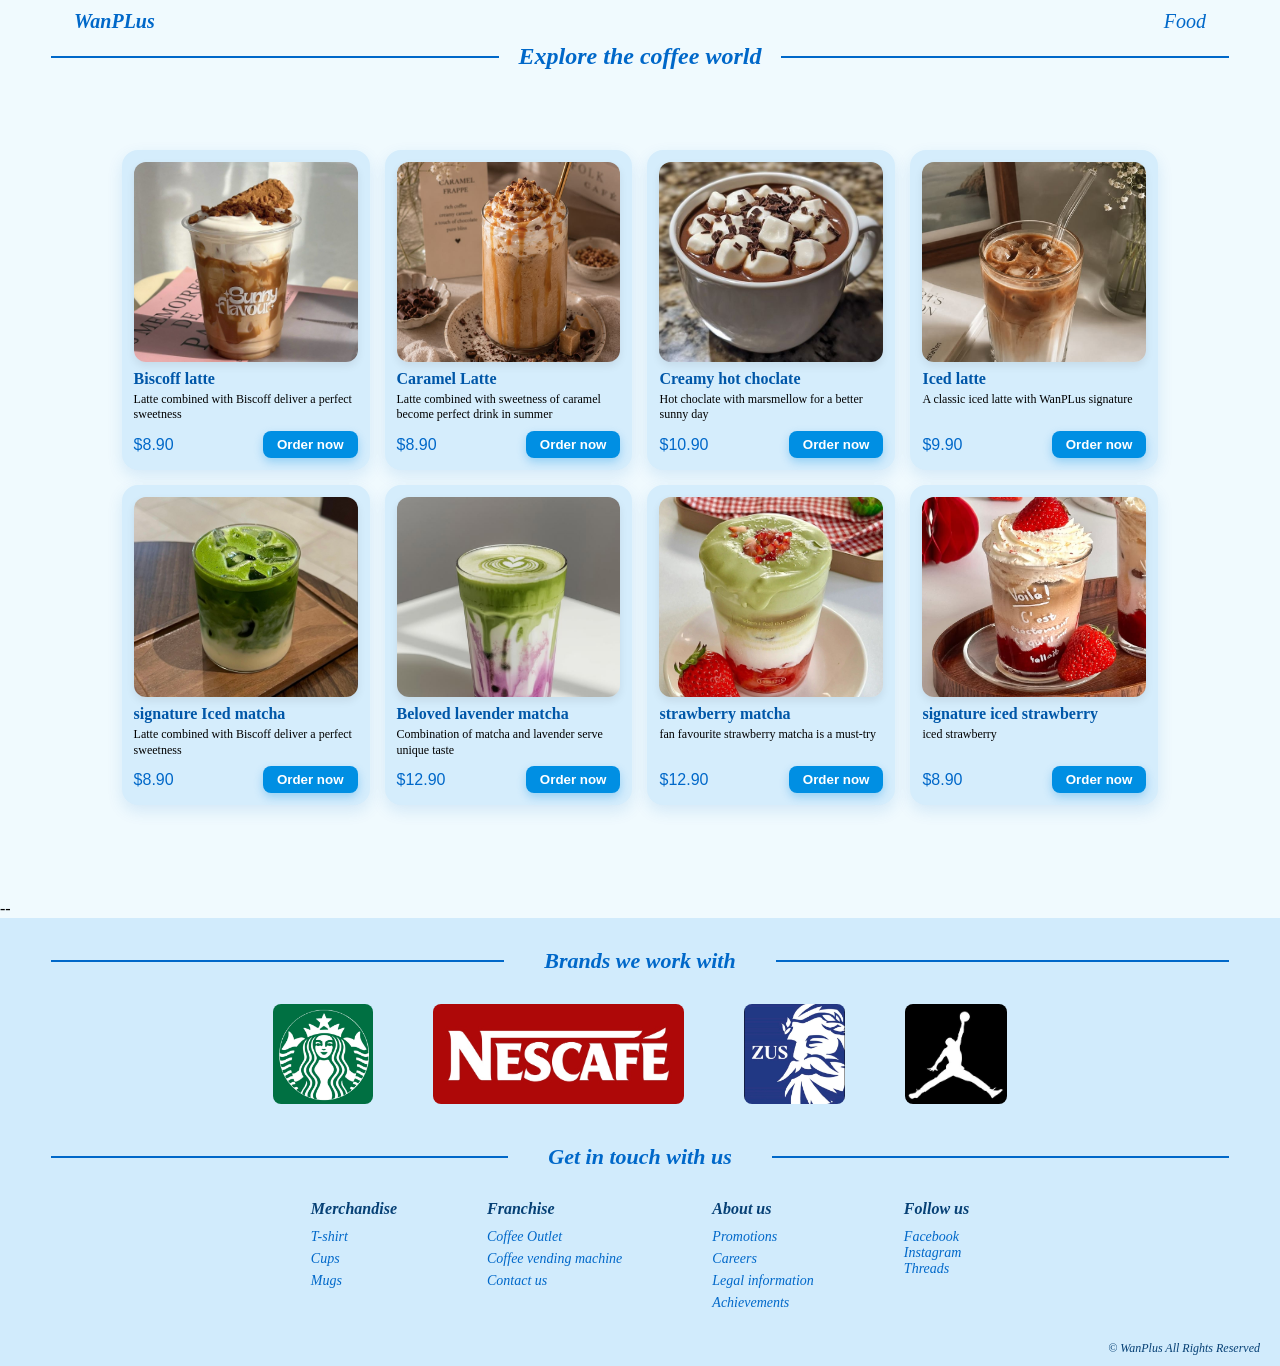
<file: drinks.html>
<!DOCTYPE html>
<html lang="en">
<head>
    <meta charset="UTF-8">
    <meta name="viewport" content="width=device-width, initial-scale=1.0">
    <title>Drinks page</title>
    <link rel="stylesheet" href="style.css">
</head>
<body>
    <!-- !============header=====================-->
    <div class="hero-wrapper">
        <header>
            <div class="container">
                <!-- ?logo area-->
                <div class="logo-area">
                    <a href="index.html">WanPLus</a>
                </div>

                <!-- ?food button-->
                <div class="food-drinks-button">
                    <a href="food.html" class="food/drinks-button">Food</a>
                </div>
            </div>
        </header>
    
        <main>
            <!-- !===============menu header================-->
            <section class="menu-header">
                <div class="container">
                    <h1>Explore the coffee world</h1>
                </div>
            </section>

            <!-- !=============== menu card ================-->
            <section class="menu-section">
                <div class="container">
                    <div class="menu-grid">
                        <!-- ! ================= menu card ==========================-->
                        
                        <!-- *drink 1 -->
                        <article class="menu-card">
                            <img src="images/coffee/biscoff.jpg" alt="biscoff">

                            <!-- ? drink description-->
                            <div class="menu-info">
                                <div class="menu-description">
                                    <h2>Biscoff latte</h2>
                                    <p>Latte combined with Biscoff deliver a perfect sweetness</p>
                                </div>

                                <!-- ? price and order button-->
                                <div class="menu-buttom">
                                    <span class="menu-price">
                                        $8.90
                                    </span>

                                    <button class="order-button">Order now</button>
                                </div>
                            </div>
                        </article>

                        <!-- *drink 2 -->
                        <article class="menu-card">
                            <img src="images/coffee/caramel.jpg" alt="caramel">

                            <!-- ? drink description-->
                            <div class="menu-info">
                                <div class="menu-description">
                                    <h2>Caramel Latte</h2>
                                    <p>Latte combined with sweetness of caramel become perfect drink in summer</p>
                                </div>

                                <!-- ? price and order button-->
                                <div class="menu-buttom">
                                    <span class="menu-price">
                                        $8.90
                                    </span>

                                    <button class="order-button">Order now</button>
                                </div>
                            </div>
                        </article>

                        <!-- *drink 3 -->
                        <article class="menu-card">
                            <img src="images/coffee/hot_choclate.jpg" alt="hot-choclate">

                            <!-- ? drink description-->
                            <div class="menu-info">
                                <div class="menu-description">
                                    <h2>Creamy hot choclate</h2>
                                    <p>Hot choclate with marsmellow for a better sunny day</p>
                                </div>

                                <!-- ? price and order button-->
                                <div class="menu-buttom">
                                    <span class="menu-price">
                                        $10.90
                                    </span>

                                    <button class="order-button">Order now</button>
                                </div>
                            </div>
                        </article>

                        <!-- *drink 4 -->
                        <article class="menu-card">
                            <img src="images/coffee/iced_latte.jpg" alt="iced-latte">

                            <!-- ? drink description-->
                            <div class="menu-info">
                                <div class="menu-description">
                                    <h2>Iced latte</h2>
                                    <p>A classic iced latte with WanPLus signature</p>
                                </div>

                                <!-- ? price and order button-->
                                <div class="menu-buttom">
                                    <span class="menu-price">
                                        $9.90
                                    </span>

                                    <button class="order-button">Order now</button>
                                </div>
                            </div>
                        </article>

                        <!-- *drink 5 -->
                        <article class="menu-card">
                            <img src="images/coffee/matcha.jpg" alt="matcha">

                            <!-- ? drink description-->
                            <div class="menu-info">
                                <div class="menu-description">
                                    <h2>signature Iced matcha</h2>
                                    <p>Latte combined with Biscoff deliver a perfect sweetness</p>
                                </div>

                                <!-- ? price and order button-->
                                <div class="menu-buttom">
                                    <span class="menu-price">
                                        $8.90
                                    </span>

                                    <button class="order-button">Order now</button>
                                </div>
                            </div>
                        </article>

                        <!-- *drink 6 -->
                        <article class="menu-card">
                            <img src="images/coffee/matcha_purple.jpg" alt="matcha lavender">

                            <!-- ? drink description-->
                            <div class="menu-info">
                                <div class="menu-description">
                                    <h2>Beloved lavender matcha</h2>
                                    <p>Combination of matcha and lavender serve unique taste</p>
                                </div>

                                <!-- ? price and order button-->
                                <div class="menu-buttom">
                                    <span class="menu-price">
                                        $12.90
                                    </span>

                                    <button class="order-button">Order now</button>
                                </div>
                            </div>
                        </article>

                        <!-- *drink 7 -->
                        <article class="menu-card">
                            <img src="images/coffee/strawberry_matcha.jpg" alt="strawberry matcha">

                            <!-- ? drink description-->
                            <div class="menu-info">
                                <div class="menu-description">
                                    <h2>strawberry matcha</h2>
                                    <p>fan favourite strawberry matcha is a must-try </p>
                                </div>

                                <!-- ? price and order button-->
                                <div class="menu-buttom">
                                    <span class="menu-price">
                                        $12.90
                                    </span>

                                    <button class="order-button">Order now</button>
                                </div>
                            </div>
                        </article>

                        <!-- *drink 8 -->
                        <article class="menu-card">
                            <img src="images/coffee/strawberry.jpg" alt="strawberry">

                            <!-- ? drink description-->
                            <div class="menu-info">
                                <div class="menu-description">
                                    <h2>signature iced strawberry</h2>
                                    <p>iced strawberry </p>
                                </div>

                                <!-- ? price and order button-->
                                <div class="menu-buttom">
                                    <span class="menu-price">
                                        $8.90
                                    </span>

                                    <button class="order-button">Order now</button>
                                </div>
                            </div>
                        </article>
                        <!-- !==================== end of drink card =========================-->
                    </div>
                </div>
            </section>
        </main>
    </div>
    --
    

    <!-- !=================== footer ====================================-->
    <footer>
        <!-- !brand section-->
        <section class="brand-section">
            <div class="section-title">
                <span class="line"></span>
                <h2>Brands we work with</h2>

                <span class="line"></span>
            </div>

            <div class="container">
                <div class="brand-list">
                    <img src="images/brands/starbuck.png" alt="starbuck">
                    <img src="images/brands/nescafe.jpg" alt="nescafe">
                    <img src="images/brands/zus.jpg" alt="zus">
                    <img src="images/brands/jordan.png" alt="Nike Jordan">
                </div>
            </div>
        </section>

        <!-- !contact section-->
        <section class="contact-section">
            <div class="section-title">
                <span class="line"></span>
                <h2>Get in touch with us</h2>
                <span class="line"></span>
            </div>

            <!-- !footer detail -->
            <div class="container">
                <div class="footer-content">
                    <div class="footer-collumn">
                        <h3>Merchandise</h3>
                        <a href="#">T-shirt</a>
                        <a href="#">Cups</a>
                        <a href="#">Mugs</a>
                    </div>

                    <div class="footer-collumn">
                        <h3>Franchise</h3>
                        <a href="#">Coffee Outlet</a>
                        <a href="#">Coffee vending machine</a>
                        <a href="#">Contact us</a>
                    </div>

                    <div class="footer-collumn">
                        <h3>About us</h3>
                        <a href="#">Promotions</a>
                        <a href="#">Careers</a>
                        <a href="#">Legal information</a>
                        <a href="#">Achievements</a>
                    </div>

                    <div class="footer-collumn">
                        <h3>Follow us</h3>
                        <div class="social-links">
                            <a href="#">Facebook</a>
                            <a href="#">Instagram</a>
                            <a href="#">Threads</a>
                        </div>
                    </div>
                </div>
            </div>

            <!-- !====================== copyright ======================-->
            <div class="copyright">
                <p>© WanPlus All Rights Reserved</p>
            </div>
        </section>
    </footer>
</body>
</html>
</file>
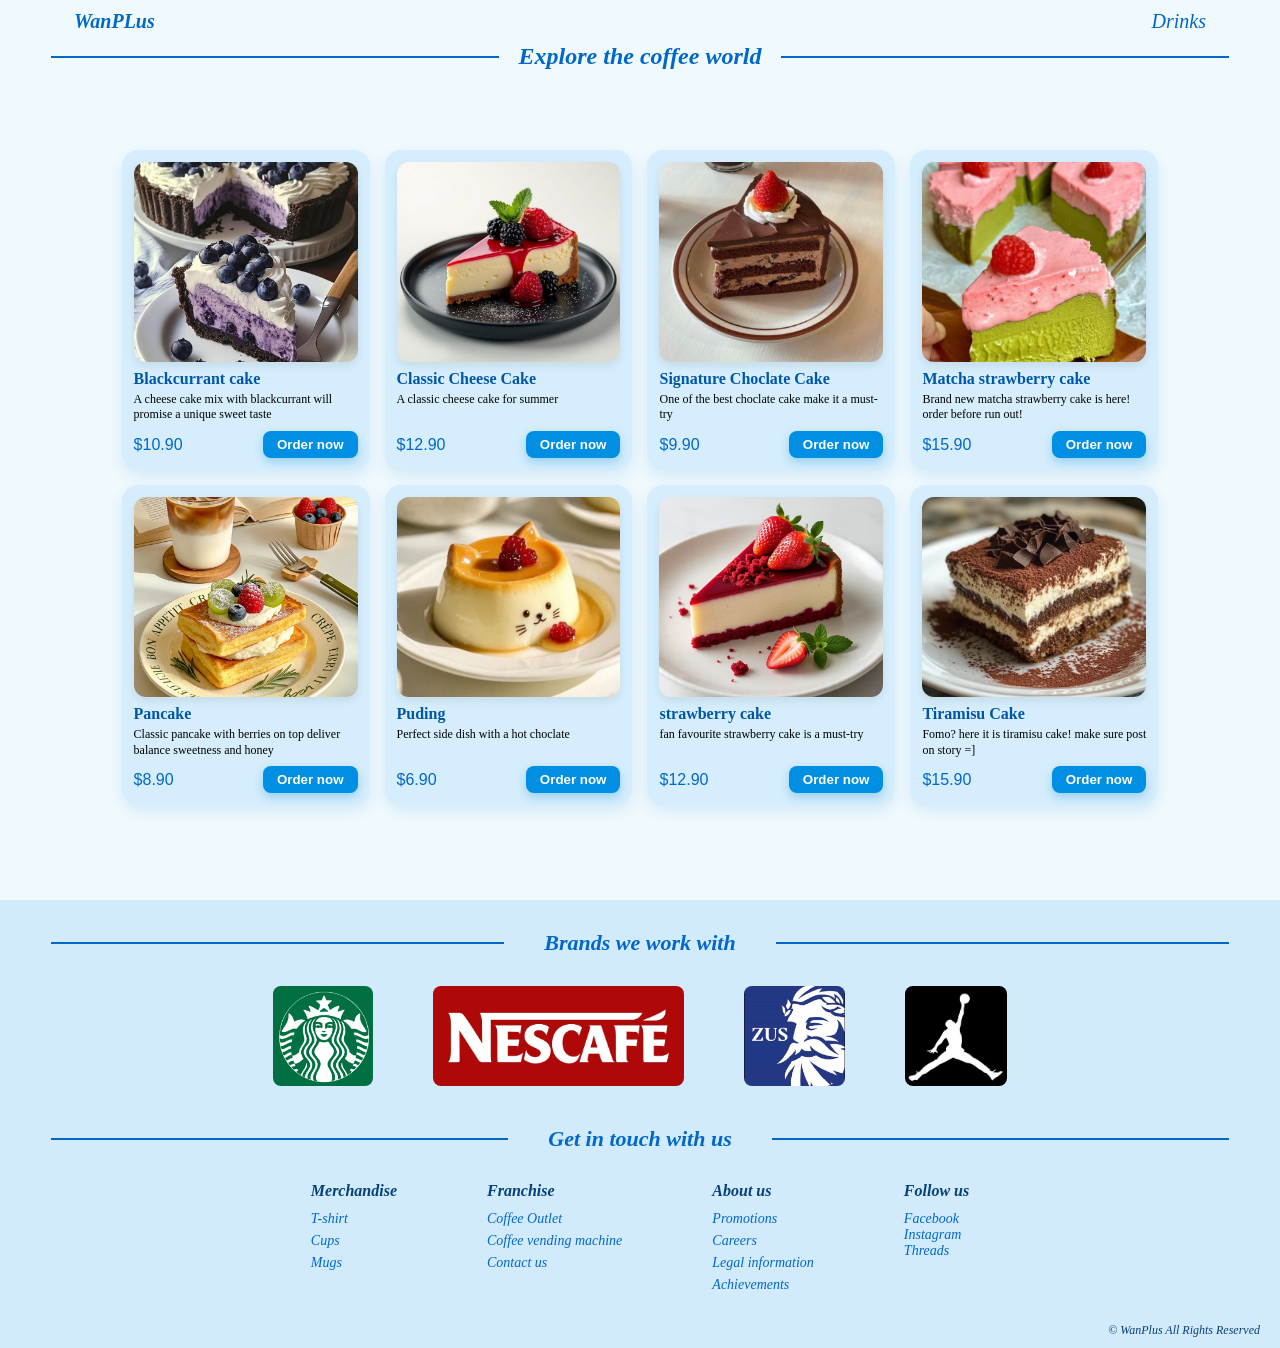
<file: food.html>
<!DOCTYPE html>
<html lang="en">
<head>
    <meta charset="UTF-8">
    <meta name="viewport" content="width=device-width, initial-scale=1.0">
    <title>food page</title>
    <link rel="stylesheet" href="style.css">
</head>
<body>
    <!-- !============header=====================-->
    <div class="hero-wrapper">
        <header>
        <div class="container">
            <!-- ?logo area-->
            <div class="logo-area">
                <a href="index.html">WanPLus</a>
            </div>

            <!-- ?drinks button-->
            <div class="food-drinks-button">
                <a href="drinks.html" class="food/drinks-button">Drinks</a>
            </div>
        </div>
        </header>
    
        <main>
            <!-- !===============menu header================-->
            <section class="menu-header">
                <div class="container">
                    <h1>Explore the coffee world</h1>
                </div>
            </section>

            <!-- !=============== menu card ================-->
            <section class="menu-section">
                <div class="container">
                    <div class="menu-grid">
                        <!-- ! ================= menu card ==========================-->
                        
                        <!-- *food 1 -->
                        <article class="menu-card">
                            <img src="images/food/blackcurrant_cake.jpg" alt="Blackcurrant cake">

                            <!-- ? food description-->
                            <div class="menu-info">
                                <div class="menu-description">
                                    <h2>Blackcurrant cake</h2>
                                    <p>A cheese cake mix with blackcurrant will promise a unique sweet taste</p>
                                </div>

                                <!-- ? price and order button-->
                                <div class="menu-buttom">
                                    <span class="menu-price">
                                        $10.90
                                    </span>

                                    <button class="order-button">Order now</button>
                                </div>
                            </div>
                        </article>

                        <!-- *food 2 -->
                        <article class="menu-card">
                            <img src="images/food/cheesecake.jpg" alt="cheese cake">

                            <!-- ? food description-->
                            <div class="menu-info">
                                <div class="menu-description">
                                    <h2>Classic Cheese Cake</h2>
                                    <p>A classic cheese cake for summer</p>
                                </div>

                                <!-- ? price and order button-->
                                <div class="menu-buttom">
                                    <span class="menu-price">
                                        $12.90
                                    </span>

                                    <button class="order-button">Order now</button>
                                </div>
                            </div>
                        </article>

                        <!-- *food 3 -->
                        <article class="menu-card">
                            <img src="images/food/choclate.jpg" alt="choclate cake">

                            <!-- ? food description-->
                            <div class="menu-info">
                                <div class="menu-description">
                                    <h2>Signature Choclate Cake</h2>
                                    <p>One of the best choclate cake make it a must-try</p>
                                </div>

                                <!-- ? price and order button-->
                                <div class="menu-buttom">
                                    <span class="menu-price">
                                        $9.90
                                    </span>

                                    <button class="order-button">Order now</button>
                                </div>
                            </div>
                        </article>

                        <!-- *food 4 -->
                        <article class="menu-card">
                            <img src="images/food/matcha_strawberrycake.jpg" alt="Matcha strawberry cake">

                            <!-- ? drink description-->
                            <div class="menu-info">
                                <div class="menu-description">
                                    <h2>Matcha strawberry cake</h2>
                                    <p>Brand new matcha strawberry cake is here! order before run out!</p>
                                </div>

                                <!-- ? price and order button-->
                                <div class="menu-buttom">
                                    <span class="menu-price">
                                        $15.90
                                    </span>

                                    <button class="order-button">Order now</button>
                                </div>
                            </div>
                        </article>

                        <!-- *food 5 -->
                        <article class="menu-card">
                            <img src="images/food/pancake.jpg" alt="pancake">

                            <!-- ? drink description-->
                            <div class="menu-info">
                                <div class="menu-description">
                                    <h2>Pancake</h2>
                                    <p>Classic pancake with berries on top deliver balance sweetness and honey</p>
                                </div>

                                <!-- ? price and order button-->
                                <div class="menu-buttom">
                                    <span class="menu-price">
                                        $8.90
                                    </span>

                                    <button class="order-button">Order now</button>
                                </div>
                            </div>
                        </article>

                        <!-- *food 6 -->
                        <article class="menu-card">
                            <img src="images/food/puding.jpg" alt="puding">

                            <!-- ? food description-->
                            <div class="menu-info">
                                <div class="menu-description">
                                    <h2>Puding</h2>
                                    <p>Perfect side dish with a hot choclate</p>
                                </div>

                                <!-- ? price and order button-->
                                <div class="menu-buttom">
                                    <span class="menu-price">
                                        $6.90
                                    </span>

                                    <button class="order-button">Order now</button>
                                </div>
                            </div>
                        </article>

                        <!-- *foood 7 -->
                        <article class="menu-card">
                            <img src="images/food/strawberrycake.jpg" alt="strawberry cake">

                            <!-- ? food description-->
                            <div class="menu-info">
                                <div class="menu-description">
                                    <h2>strawberry cake</h2>
                                    <p>fan favourite strawberry cake is a must-try </p>
                                </div>

                                <!-- ? price and order button-->
                                <div class="menu-buttom">
                                    <span class="menu-price">
                                        $12.90
                                    </span>

                                    <button class="order-button">Order now</button>
                                </div>
                            </div>
                        </article>

                        <!-- *food 8 -->
                        <article class="menu-card">
                            <img src="images/food/tiramisu.jpg" alt="tiramisu">

                            <!-- ? food description-->
                            <div class="menu-info">
                                <div class="menu-description">
                                    <h2>Tiramisu Cake</h2>
                                    <p>Fomo? here it is tiramisu cake! make sure post on story =] </p>
                                </div>

                                <!-- ? price and order button-->
                                <div class="menu-buttom">
                                    <span class="menu-price">
                                        $15.90
                                    </span>

                                    <button class="order-button">Order now</button>
                                </div>
                            </div>
                        </article>
                        <!-- !==================== end of drink card =========================-->
                    </div>
                </div>
            </section>
        </main>
    </div>
    

    <!-- !=================== footer ====================================-->
    <footer>
        <!-- !brand section-->
        <section class="brand-section">
            <div class="section-title">
                <span class="line"></span>
                <h2>Brands we work with</h2>

                <span class="line"></span>
            </div>

            <div class="container">
                <div class="brand-list">
                    <img src="images/brands/starbuck.png" alt="starbuck">
                    <img src="images/brands/nescafe.jpg" alt="nescafe">
                    <img src="images/brands/zus.jpg" alt="zus">
                    <img src="images/brands/jordan.png" alt="Nike Jordan">
                </div>
            </div>
        </section>

        <!-- !contact section-->
        <section class="contact-section">
            <div class="section-title">
                <span class="line"></span>
                <h2>Get in touch with us</h2>
                <span class="line"></span>
            </div>

            <!-- !footer detail -->
            <div class="container">
                <div class="footer-content">
                    <div class="footer-collumn">
                        <h3>Merchandise</h3>
                        <a href="#">T-shirt</a>
                        <a href="#">Cups</a>
                        <a href="#">Mugs</a>
                    </div>

                    <div class="footer-collumn">
                        <h3>Franchise</h3>
                        <a href="#">Coffee Outlet</a>
                        <a href="#">Coffee vending machine</a>
                        <a href="#">Contact us</a>
                    </div>

                    <div class="footer-collumn">
                        <h3>About us</h3>
                        <a href="#">Promotions</a>
                        <a href="#">Careers</a>
                        <a href="#">Legal information</a>
                        <a href="#">Achievements</a>
                    </div>

                    <div class="footer-collumn">
                        <h3>Follow us</h3>
                        <div class="social-links">
                            <a href="#">Facebook</a>
                            <a href="#">Instagram</a>
                            <a href="#">Threads</a>
                        </div>
                    </div>
                </div>
            </div>

            <!-- !====================== copyright ======================-->
            <div class="copyright">
                <p>© WanPlus All Rights Reserved</p>
            </div>
        </section>
    </footer>
</body>
</html>
</file>
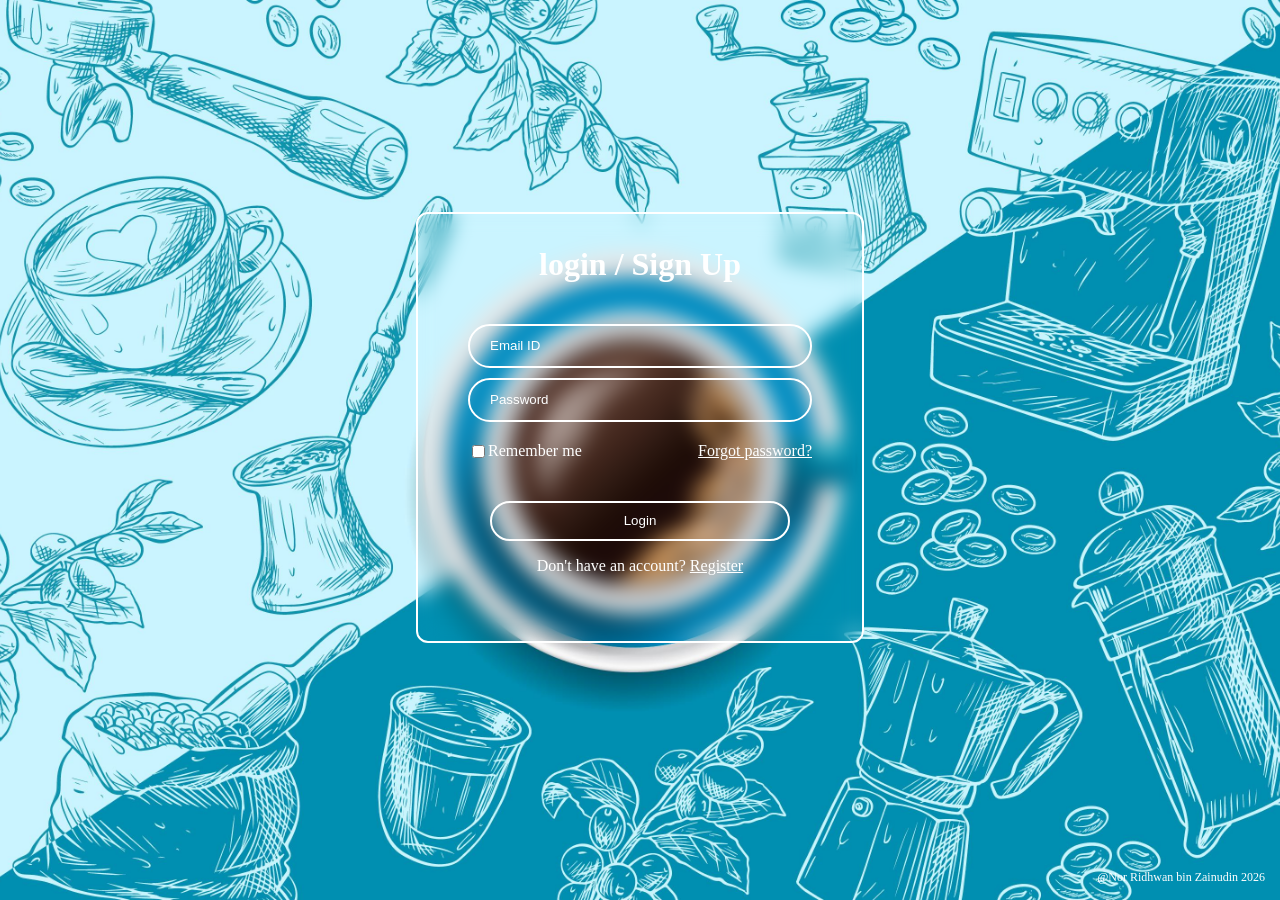
<file: login.html>
<!DOCTYPE html>
<html lang="en">
<head>
    <meta charset="UTF-8">
    <title>log in page</title>
    <link rel="stylesheet" href="login.css">
</head>
<body>
    <main class="main-container">
        <div class="login-card" >  <!-- !login card-->
            <header>
                <div class="login-title">
                    <h1>login / Sign Up</h1>
                </div>
            </header>

            <!--! form-->
            <form action="submit.php" method="post">
                <!-- ! upper section-->
                <section class="upper-section">
                    <!-- ?input for email-->
                    <label for="email">Email ID</label>
                    <input type="email" id="email" name="email" placeholder="Email ID">

                    <!-- ?input for email-->
                    <label for="password">Password</label>
                    <input type="password" id="password" name="password" placeholder="Password">

                </section>

                <!-- !middle section-->
                <section class="middle-section">
                    <div class="remember-me">
                        <!-- ?input for checkbox-->
                        <input type="checkbox" id="remember" name="remember">
                        <label for="remember">Remember me</label>
                    </div>
                
                    <!-- ?button for forgot password-->
                    <a href="#" class="forgot-password">Forgot password?</a>
                </section>

                <!-- !lower section-->
                <section class="lower-section">
                    <!-- ?login button-->
                    <button type="submit" class="login-btn">Login</button>

                    <!-- ?register link-->
                    <p>Don't have an account? <a href="#" class="register-link">Register</a></p>
                </section>
            </form>
        </div>
    </main>

    <footer>
        <p>@Nor Ridhwan bin Zainudin 2026</p>
    </footer>
</body>
</html>
</file>
<file: style.css>
html {
    scroll-behavior: smooth;
}

body {
    background-color: #F0FAFE;
    margin: 0;
}

.container {
    display: flex;
    align-items: center;
    justify-content: space-between;
    width: 90%;
    max-width: 1300px;
    margin: 0 auto;
    box-sizing: border-box;
}

.hero-wrapper {
    min-height: 100vh;
    display: flex;
    flex-direction: column;
    justify-content: space-between;
    box-sizing: border-box;
    padding-bottom: 20px;
}

/* !=============================header===========================*/
header {
    padding: 10px 0;
}

.logo-area a {
    text-decoration: none;
    color: #0068C9;
    font-size: 20px;
    margin: 10px;
    font-style: italic;
    font-weight: bold;
}

.food-drinks-button a {
    text-decoration: none;
    color: #0068C9;
    font-size: 20px;
    margin: 10px;
    font-style: italic;
    transition: color 0.3s ease;
}

.food-drinks-button a:hover {
    color: #004080;
}

.menu-header {
    display: flex;
    align-items: center;
    justify-content: center;
    font-style: italic;
    width: 100%;
    margin-bottom: 5px;
}

/* Title Lines stretching wider without hitting outer browser edges */
.menu-header .container,
.section-title {
    display: flex;
    align-items: center;
    justify-content: center;
    gap: 20px;
    width: 92%;
    max-width: 1400px;
    margin: 0 auto;
}

.menu-header .container::before,
.menu-header .container::after,
.section-title .line {
    content: "";
    flex: 1;
    height: 2px;
    background-color: #0068C9;
    display: block;
}

.container h1 {
    color: #0068C9;
    margin: 0;
    font-size: 24px;
    white-space: nowrap;
}

main {
    flex: 1;
    display: flex;
    flex-direction: column;
    justify-content: center;
    align-items: center;
    width: 100%;
}


/* !============================= menu grid and card ======================= */

.menu-section {
    display: flex;
    justify-content: center;
    align-items: center;
    width: 100%;
    flex: 1;
}

.menu-grid {
    display: grid;
    grid-template-columns: repeat(4, 1fr);
    grid-template-rows: repeat(2, auto);
    gap: 15px;
    padding: 10px 0;
    align-items: stretch;
    justify-content: center;
    justify-items: center;
    width: 90%;
    max-width: 1300px;
    margin: 0 auto;
}

.menu-card {
    background-color: #D5EDFC;
    display: flex;
    align-items: center;
    flex-direction: column;
    padding: 12px;
    border-radius: 16px;
    box-shadow: 0 6px 16px rgba(0, 104, 201, 0.12);
    transition: transform 0.3s ease, box-shadow 0.3s ease;
    width: 100%;
    box-sizing: border-box;
}

/* Card Hover Animation */
.menu-card:hover {
    transform: translateY(-4px);
    box-shadow: 0 10px 20px rgba(0, 104, 201, 0.22);
}

.menu-card img {
    width: 100%;
    height: 200px;
    border-radius: 12px;
    object-fit: cover;
    box-shadow: 0 4px 8px rgba(0, 0, 0, 0.08);
}

.menu-description h2 {
    color: #0057A8;
    font-size: 16px;
    margin: 8px 0 4px 0;
}

.menu-description p {
    font-size: 12px;
    margin: 0 0 8px 0;
    line-height: 1.3;
}

.menu-info {
    display: flex;
    flex-direction: column;
    justify-content: space-between;
    width: 100%;
    flex: 1;
}

.menu-buttom {
    display: flex;
    align-items: center;
    justify-content: space-between;
    width: 100%;
    margin-top: auto;
}

/* Button Styling & Hover Animations */
.order-button {
    background-color: #008FE3;
    color: white;
    width: auto;
    height: auto;
    padding: 6px 14px;
    border: none;
    border-radius: 8px;
    cursor: pointer;
    font-weight: bold;
    box-shadow: 0 4px 10px rgba(0, 143, 227, 0.3);
    transition: all 0.25s ease;
}

.order-button:hover {
    background-color: #0068C9;
    transform: translateY(-2px);
    box-shadow: 0 6px 14px rgba(0, 104, 201, 0.4);
}

.order-button:active {
    transform: translateY(0);
    box-shadow: 0 2px 5px rgba(0, 104, 201, 0.3);
}

.menu-price {
    color: #0068C9;
    font-size: 16px;
    font-family: Impact, Haettenschweiler, 'Arial Narrow Bold', sans-serif;
}


/* !============================= footer (Scrolls below 100vh) ======================= */
footer {
    width: 100%;
    background-color: #D1EBFC;
    padding: 20px 0 10px 0;
}

.brand-section {
    display: flex;
    flex-direction: column;
    align-items: center;
    justify-content: center;
    margin-bottom: 30px;
    width: 100%;
}

.section-title h2 {
    color: #0068C9;
    font-style: italic;
    margin: 0;
    justify-content: center;
    align-items: center;
    display: flex;
    padding: 10px 20px;
    white-space: nowrap;
    font-size: 22px;
}

/* !============================= brands list (Centered) ======================= */
.brand-list {
    display: flex;
    gap: 60px;
    justify-content: center;
    align-items: center;
    margin: 20px auto 0 auto;
    width: 100%;
}

.brand-list img {
    width: auto;
    height: 100px;
    object-fit: contain;
    border-radius: 8px;
}

/* !============================= contact us (footer detail) ======================= */
.footer-content {
    display: flex;
    align-items: flex-start;
    justify-content: center;
    gap: 90px;
    width: 100%;
    padding: 20px 0;
}

.footer-collumn {
    display: flex;
    flex-direction: column;
    gap: 6px;
}

.footer-collumn a {
    text-decoration: none;
    color: #0068C9;
    font-style: italic;
    font-size: 14px;
    transition: color 0.2s ease;
}

.footer-collumn a:hover {
    color: #004080;
}

.footer-collumn h3 {
    text-decoration: none;
    color: #064075;
    font-style: italic;
    margin: 0 0 5px 0;
    font-size: 16px;
}

.social-links {
    display: flex;
    flex-direction: column;
}

/* !============================= copyright ======================= */
.copyright p {
    color: #064075;
    font-style: italic;
    margin: 0;
    font-size: 12px;
}

.copyright {
    display: flex;
    justify-content: flex-end;
    padding: 10px 20px 0 0;
}
</file>
<file: login.css>
body {
    /*background*/
    background-image: url(images/loginbackground.jpg);
    background-size: cover;
    background-position: center;
    background-repeat: no-repeat;

    display: flex;
    flex-direction: column;
    min-height: 100vh;
    margin: 0;
}

.main-container {
    display: flex;
    justify-content: center;
    align-items: center;
    flex: 1;
}

.login-title h1 {
    color: white;
}

.login-card {
    display: flex;
    flex-direction: column;
    align-items: center;
    padding: 10px 30px 30px 30px;
    border: 2px solid rgb(255, 255, 255);
    border-radius: 12px;

    /*glass clear*/
    backdrop-filter: blur(10px);
}

form {
    padding: 20px;
}

.upper-section {
    display: flex;
    flex-direction: column;
    align-items: center;
    gap: 10px;
}

.middle-section {
    display: flex;
    align-items: center;
    justify-content: space-between;
    padding: 20px 0 40px 0;
}

.lower-section {
    display: flex;
    flex-direction: column;
    align-items: center;
}

.upper-section label {
    display: none;
}

.upper-section input {
    width: 300px;
    height: 40px;
    background: transparent;  /*make it transparent*/
    border: 2px solid white;
    border-radius: 100px;
    padding: 0 20px;
    color: white;           /*!make user type become white*/
}

.upper-section input::placeholder {         /*?make place holder become white*/

    color: white;
    opacity: 1;
}

.remember-me {
    display: flex;
    align-items: center;
}

.remember-me label {
    color: white;
}

.forgot-password {
    color: white;
}

.login-btn {
    width: 300px;
    height: 40px;
    border: 2px solid white;
    border-radius: 100px;
    cursor: pointer;

    background: transparent;
    color: white;
}

.lower-section p {
    color: white;
}

.register-link {
    color: white;
}

footer {
    padding: 15px;
    text-align: right;
}

footer p {
    margin: 0;
    color: white;
    font-size: 12px;
}
</file>
